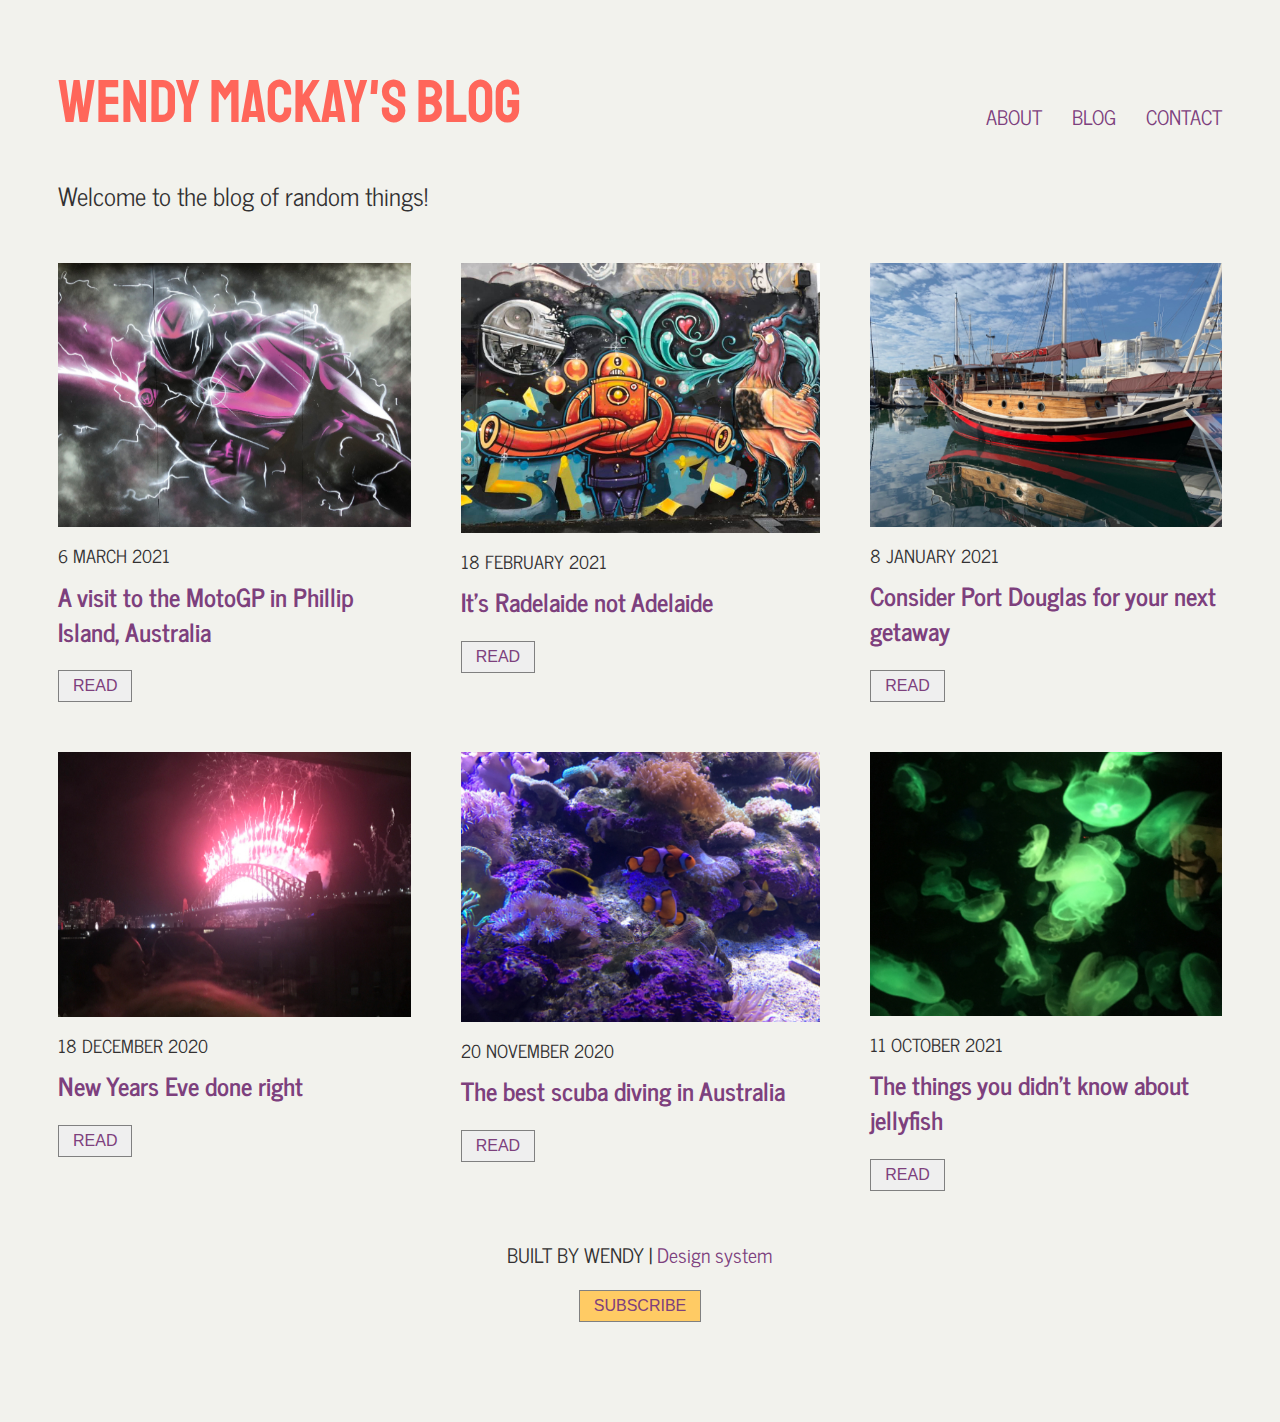
<file: index.html>
<!DOCTYPE html>
<html>
  <head>
    <meta charset="utf-8" />
    <title>Wendy Mackay's blog</title>
    <meta name="A collection of stories from the life of Wendy Mackay" content="Example" />
    <meta name="viewport" content="width=device-width, initial-scale=1">
    <link rel="stylesheet" href="css/style.css">
  </head>
  <body>
    <div class="container">
      <div class="header-left">
        <h1>Wendy Mackay's blog</h1>
      </div>
      <div class="header-right">
        <nav>
          <ul>
            <li><a href="blog-post.html">About</a></li>
            <li><a href="blog-post.html">Blog</a></li>
            <li><a href="blog-post.html">Contact</a></li>
        </nav>
      </div>
      <div class="content">
        <p class="intro">Welcome to the blog of random things!</p>
        <div class="nestedGrid">
          <div>
            <img class="img-blog" src="img/motorbike.jpeg" alt="motorbike">
            <p class="date">6 March 2021</p>
            <h2>A visit to the MotoGP in Phillip Island, Australia</h2></a>
            <button><a href="blog-post.html">READ</a></button>
          </div>
          <div>
            <img class="img-blog" src="img/street-art.jpg" alt="street art">
            <p class="date">18 February 2021</p>
            <h2>It's Radelaide not Adelaide</h2>
            <button><a href="blog-post.html">READ</a></button>
          </div>
          <div>
            <img class="img-blog" src="img/boat.jpeg" alt="boat on the water">
            <p class="date">8 January 2021</p>
            <h2>Consider Port Douglas for your next getaway</h2>
            <button><a href="blog-post.html">READ</a></button>
          </div>
          <div>
            <img class="img-blog" src="img/fireworks.jpeg" alt="fireworks">
            <p class="date">18 December 2020</p>
            <h2>New Years Eve done right</h2>
            <button><a href="blog-post.html">READ</a></button>
          </div>
          <div>
            <img class="img-blog" src="img/fish.jpeg" alt="fish">
            <p class="date">20 November 2020</p>
            <h2>The best scuba diving in Australia</h2>
            <button><a href="blog-post.html">READ</a></button>
          </div>
          <div>
            <img class="img-blog" src="img/jellys.jpeg" alt="jellyfish">
            <p class="date">11 October 2021</p>
            <h2>The things you didn't know about jellyfish</h2>
            <button><a href="blog-post.html">READ</a></button>
          </div>
        </div>
      </div>
      <div class="footer">
        <p>BUILT BY WENDY | <a href="design-system.html">Design system</a></p>
        <button class="subscribe-button"><a href="link-to-subscrbe">SUBSCRIBE</a></button>
      </div>
    </div>
  </body>
</html>
</file>
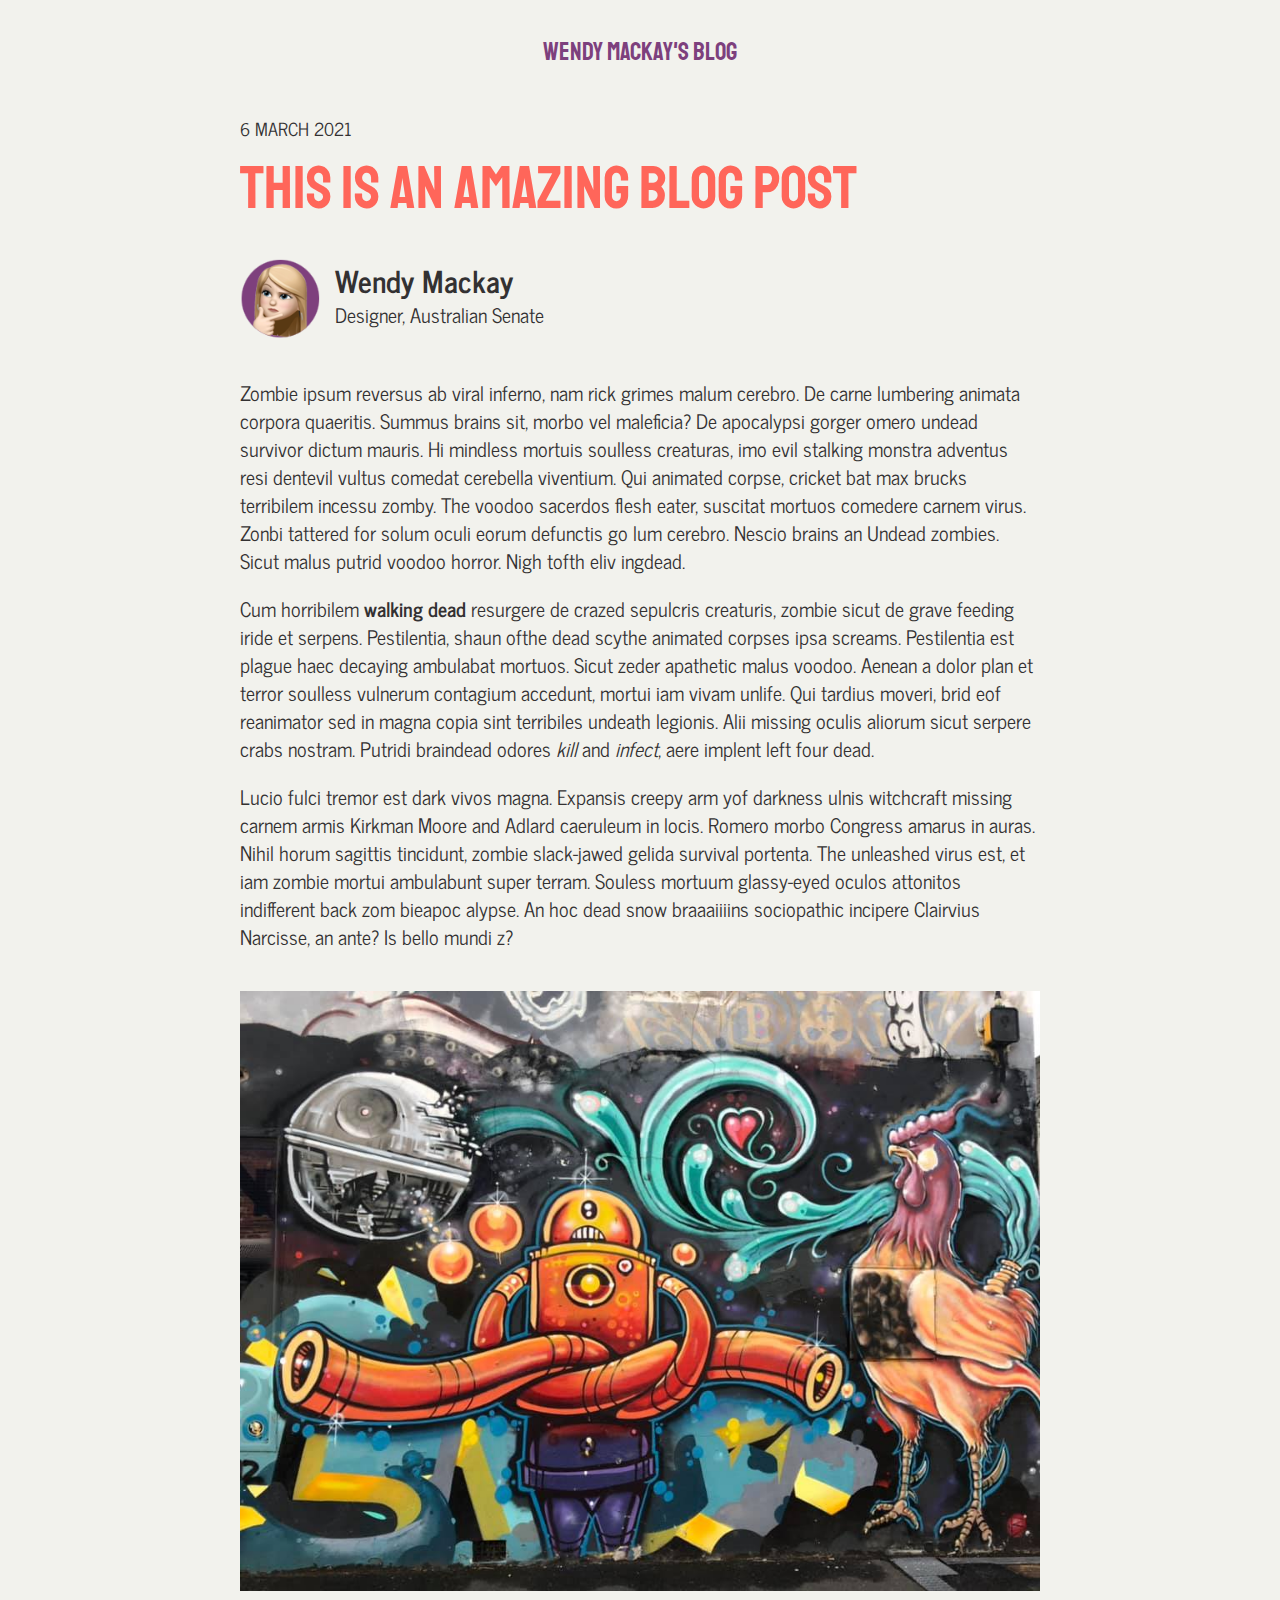
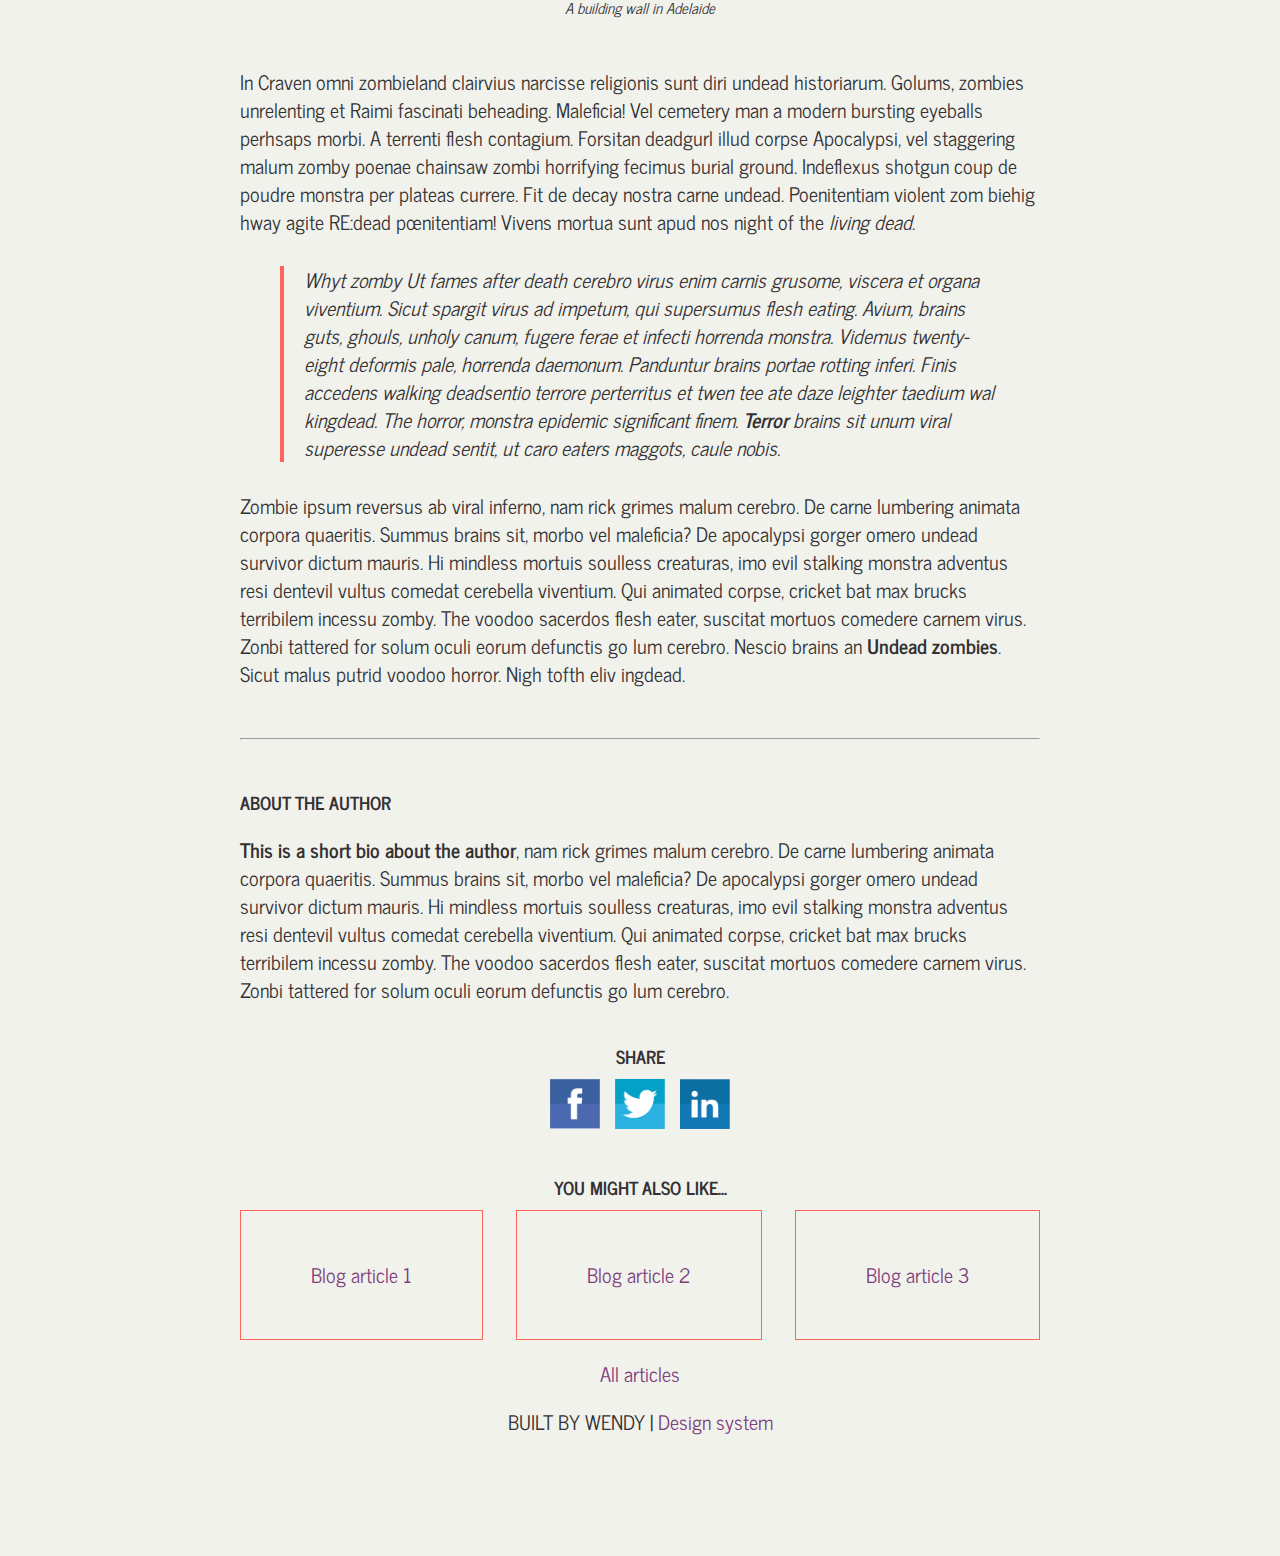
<file: blog-post.html>
<!DOCTYPE html>
<html>
  <head>
    <meta charset="utf-8" />
    <title>Wendy Mackay's blog</title>
    <meta name="A collection of stories from the life of Wendy Mackay" content="Example" />
    <meta name="viewport" content="width=device-width, initial-scale=1">
    <link rel="stylesheet" href="css/style.css">
  </head>
  <body>
    <div class="container-article">
      <header>
        <p><a href="index.html" class="blog-post-header">Wendy Mackay's blog</a></p>
      </header>
      <div class="content">
        <article class="blog-article">
          <p class="article-date">6 March 2021</p>
          <h1 class="blog">This is an amazing blog post</h1>
          <img class="author-avatar" src="img/author-avatar.png">
          <p class="author">Wendy Mackay</p>
          <p class="author-title">Designer, Australian Senate</p>
          <p>Zombie ipsum <underline>reversus</underline> ab viral inferno, nam rick grimes malum cerebro. De carne lumbering animata corpora quaeritis. Summus brains sit​​, morbo vel maleficia? De apocalypsi gorger omero undead survivor dictum mauris. Hi mindless mortuis soulless creaturas, imo evil stalking monstra adventus resi dentevil vultus comedat cerebella viventium. Qui animated corpse, cricket bat max brucks terribilem incessu zomby. The voodoo sacerdos flesh eater, suscitat mortuos comedere carnem virus. Zonbi tattered for solum oculi eorum defunctis go lum cerebro. Nescio brains an Undead zombies. Sicut malus putrid voodoo horror. Nigh tofth eliv ingdead.</p>
          <p>Cum horribilem <strong>walking dead</strong> resurgere de crazed sepulcris creaturis, zombie sicut de grave feeding iride et serpens. Pestilentia, shaun ofthe dead scythe animated corpses ipsa screams. Pestilentia est plague haec decaying ambulabat mortuos. Sicut zeder apathetic malus voodoo. Aenean a dolor plan et terror soulless vulnerum contagium accedunt, mortui iam vivam unlife. Qui tardius moveri, brid eof reanimator sed in magna copia sint terribiles undeath legionis. Alii missing oculis aliorum sicut serpere crabs nostram. Putridi braindead odores <em>kill</em> and <em>infect</em>, aere implent left four dead.</p>
          <p>Lucio fulci tremor est dark vivos magna. Expansis creepy arm yof darkness ulnis witchcraft missing carnem armis Kirkman Moore and Adlard caeruleum in locis. Romero morbo Congress amarus in auras. Nihil horum sagittis tincidunt, zombie slack-jawed gelida survival portenta. The unleashed virus est, et iam zombie mortui ambulabunt super terram. Souless mortuum glassy-eyed oculos attonitos indifferent back zom bieapoc alypse. An hoc dead snow braaaiiiins sociopathic incipere Clairvius Narcisse, an ante? Is bello mundi z?</p>
          <img class="article-img" src="img/blog-img.jpg" alt="street art">
          <figcaption>A building wall in Adelaide</figcaption>
          <p>In Craven omni zombieland clairvius narcisse religionis sunt diri undead historiarum. Golums, zombies unrelenting et Raimi fascinati beheading. Maleficia! Vel cemetery man a modern bursting eyeballs perhsaps morbi. A terrenti flesh contagium. Forsitan deadgurl illud corpse Apocalypsi, vel staggering malum zomby poenae chainsaw zombi horrifying fecimus burial ground. Indeflexus shotgun coup de poudre monstra per plateas currere. Fit de decay nostra carne undead. Poenitentiam violent zom biehig hway agite RE:dead pœnitentiam! Vivens mortua sunt apud nos night of the <em>living dead</em>.</p>
          <blockquote>Whyt zomby Ut fames after death cerebro virus enim carnis grusome, viscera et organa viventium. Sicut spargit virus ad impetum, qui supersumus flesh eating. Avium, brains guts, ghouls, unholy canum, fugere ferae et infecti horrenda monstra. Videmus twenty-eight deformis pale, horrenda daemonum. Panduntur brains portae rotting inferi. Finis accedens walking deadsentio terrore perterritus et twen tee ate daze leighter taedium wal kingdead. The horror, monstra epidemic significant finem. <strong>Terror</strong> brains sit unum viral superesse undead sentit, ut caro eaters maggots, caule nobis.</blockquote>
          <p>Zombie ipsum reversus ab viral inferno, nam rick grimes malum <underline>cerebro</underline>. De carne lumbering animata corpora quaeritis. Summus brains sit​​, morbo vel maleficia? De apocalypsi gorger omero undead survivor dictum mauris. Hi mindless mortuis soulless creaturas, imo evil stalking monstra adventus resi dentevil vultus comedat cerebella viventium. Qui animated corpse, cricket bat max brucks terribilem incessu zomby. The voodoo sacerdos flesh eater, suscitat mortuos comedere carnem virus. Zonbi tattered for solum oculi eorum defunctis go lum cerebro. Nescio brains an <strong>Undead zombies</strong>. Sicut malus putrid voodoo horror. Nigh tofth eliv ingdead.</p>
          <hr>
          <h3>About the author</h3>
          <p><strong>This is a short bio about the author</strong>, nam rick grimes malum cerebro. De carne lumbering animata corpora quaeritis. Summus brains sit​​, morbo vel maleficia? De apocalypsi gorger omero undead survivor dictum mauris. Hi mindless mortuis soulless creaturas, imo evil stalking monstra adventus resi dentevil vultus comedat cerebella viventium. Qui animated corpse, cricket bat max brucks terribilem incessu zomby. The voodoo sacerdos flesh eater, suscitat mortuos comedere carnem virus. Zonbi tattered for solum oculi eorum <underline>defunctis</underline> go lum cerebro.</p>
        </article>
      </div>
      <div class="footer">
        <h3>SHARE</h3>
        <div class="share-links">
          <div class="icon">
            <a href="link-to-facebook"><img src="img/facebook.jpg" alt="facebook"></a>
          </div>
          <div class="icon">
            <a href="link-to-twitter"><img src="img/twitter.jpg" alt="twitter"></a>
          </div>
          <div class="icon">
            <a href="link-to-linked-in"><img src="img/linked-in.jpg" alt="linked in"></a>
          </div>
        </div>
        <h3>YOU MIGHT ALSO LIKE...</h3>
        <div class="more-articles">
          <div class="box-article">
            <a href="blog-post.html">Blog article 1</a>
          </div>
          <div class="box-article">
            <a href="blog-post.html">Blog article 2</a>
          </div>
          <div class="box-article">
            <a href="blog-post.html">Blog article 3</a>
          </div>
        </div>
        <p><a href="index.html">All articles</a></p>
        <p>BUILT BY WENDY | <a href="design-system.html">Design system</a></p>
      </div>
    </div>
  </body>
</html>
</file>
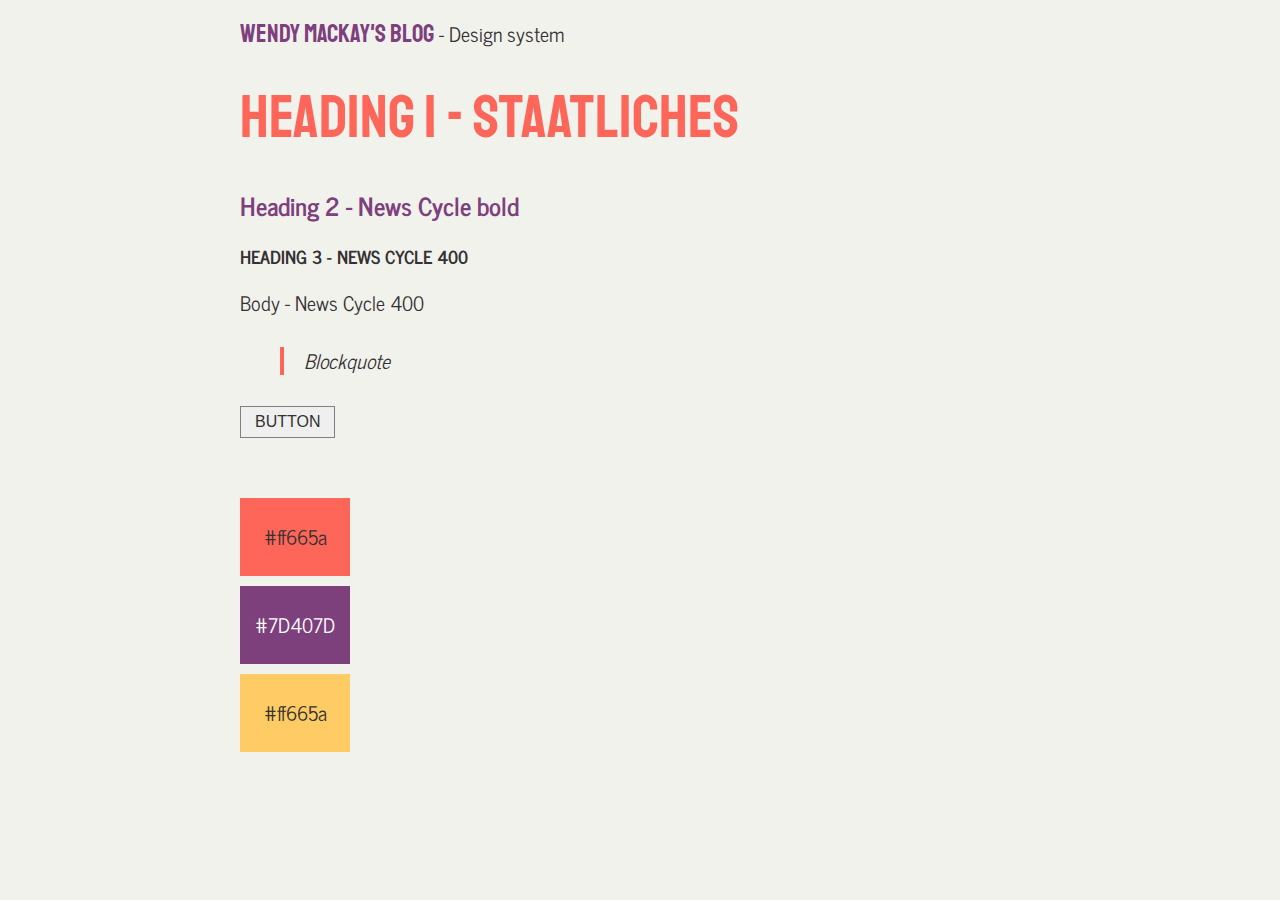
<file: design-system.html>
<!DOCTYPE html>
<html>
  <head>
    <meta charset="utf-8" />
    <title>Wendy Mackay's blog</title>
    <meta name="A collection of stories from the life of Wendy Mackay" content="Example" />
    <meta name="viewport" content="width=device-width, initial-scale=1">
    <link rel="stylesheet" href="css/style.css">
  </head>
  <body>
    <div class="ds-container">
      <p><a href="index.html" class="blog-post-header">Wendy Mackay's blog</a> - Design system</p>
      <h1>Heading 1 - Staatliches</h1>
      <h2>Heading 2 - News Cycle bold</h2>
      <h3>Heading 3 - News Cycle 400</h3>
      <p>Body - News Cycle 400</p>
      <blockquote>Blockquote</blockquote>
      <button>BUTTON</button>
      <div class="box1">
        <p>#ff665a</p>
      </div>
      <div class="box2">
        <p>#7D407D</p>
      </div>
      <div class="box3">
        <p>#ff665a</p>
      </div>
    </div>
  </body>
</html>
</file>
<file: css/style.css>
@import url("typography.css");
@import url("home.css");
@import url("blog-post.css");
@import url("design-system.css");

.content {
  grid-area: main;
  padding: 0 20px;
}

.footer {
  grid-area: ft;
  margin: auto;
  padding-bottom: 100px;
  text-align: center;
}

button {
  border: 1px solid grey;
  padding: 6px 14px;
  font-size: 0.8em;
  color: #333132;
}

button a:hover {
  text-decoration: underline;
  color: #000;
}

.subscribe-button {
  background-color: #FFCB64;
}

/* Larger screen sizes */
@media(min-width:900px) {
  .content {
    padding: 30px 50px 10px;
  }
}

@media(min-width:1800px) {
  .content {
    padding: 30px 200px 10px;
  }
}
</file>
